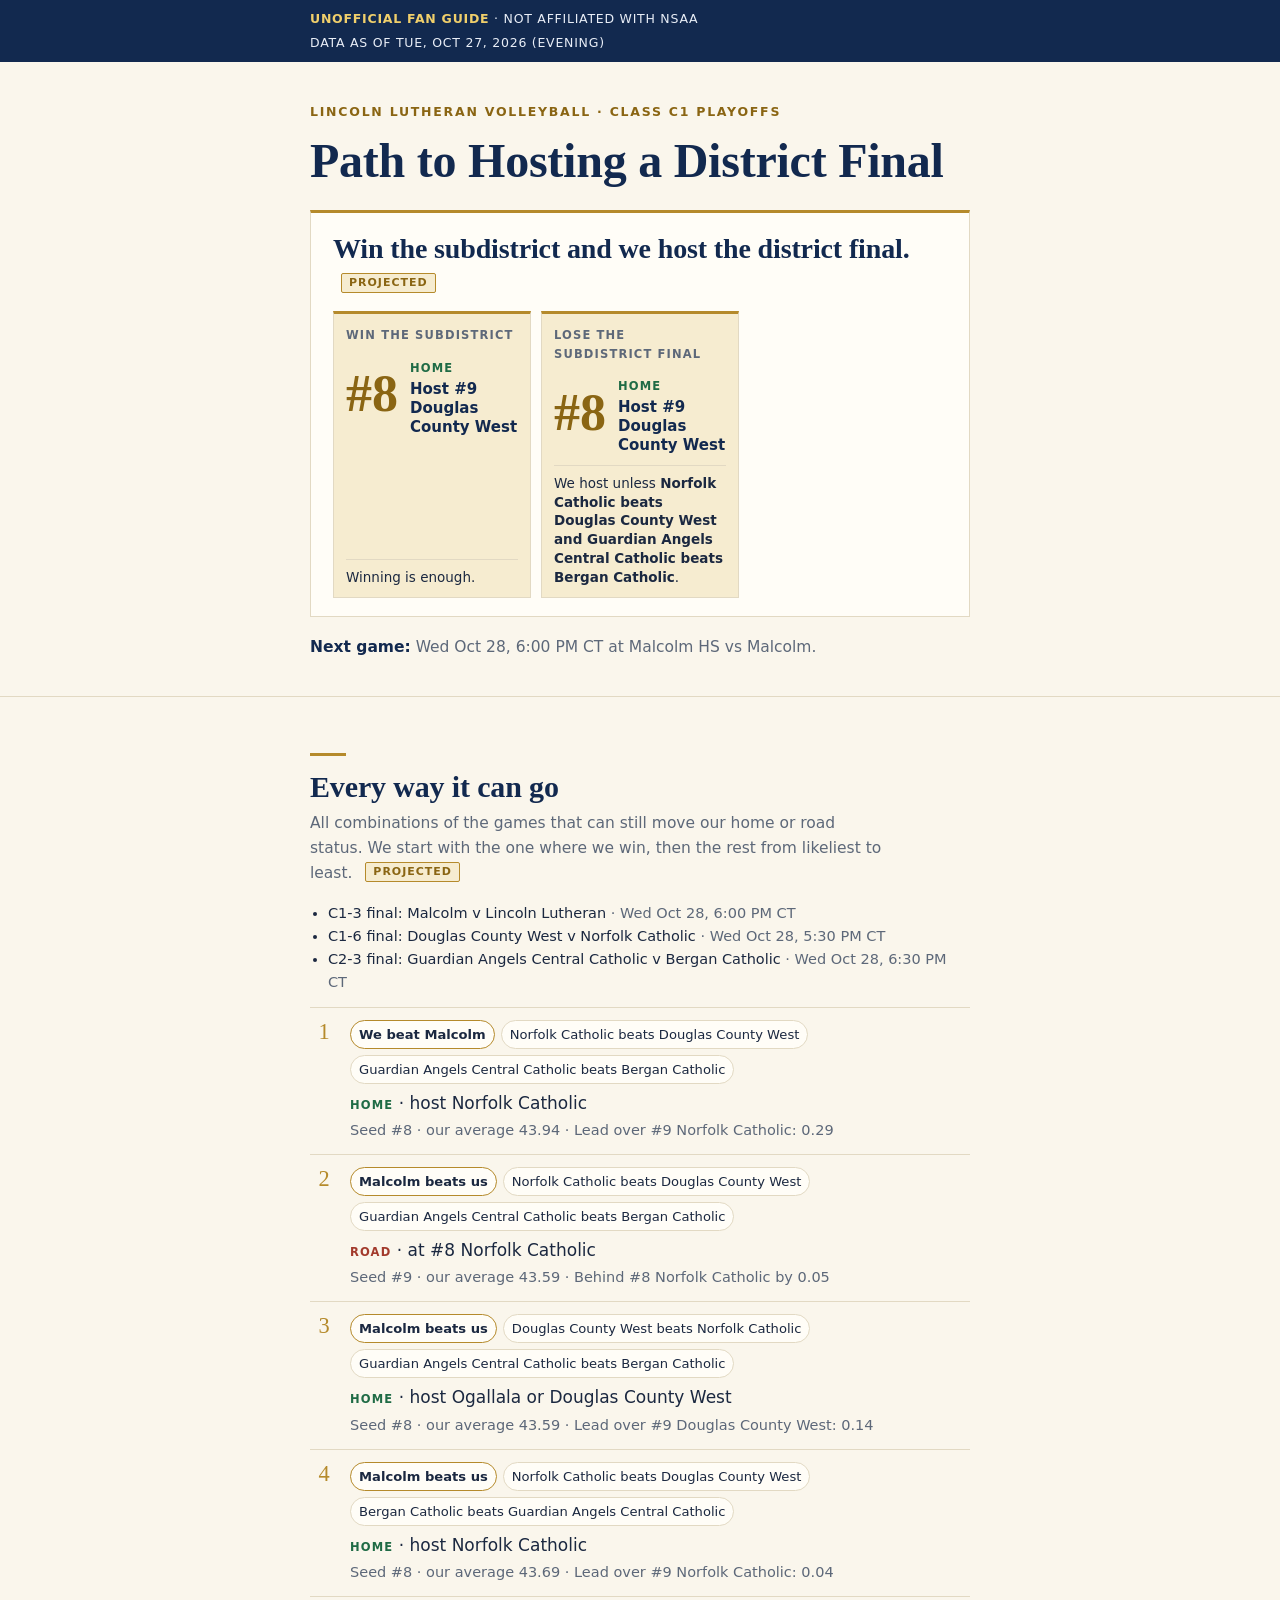
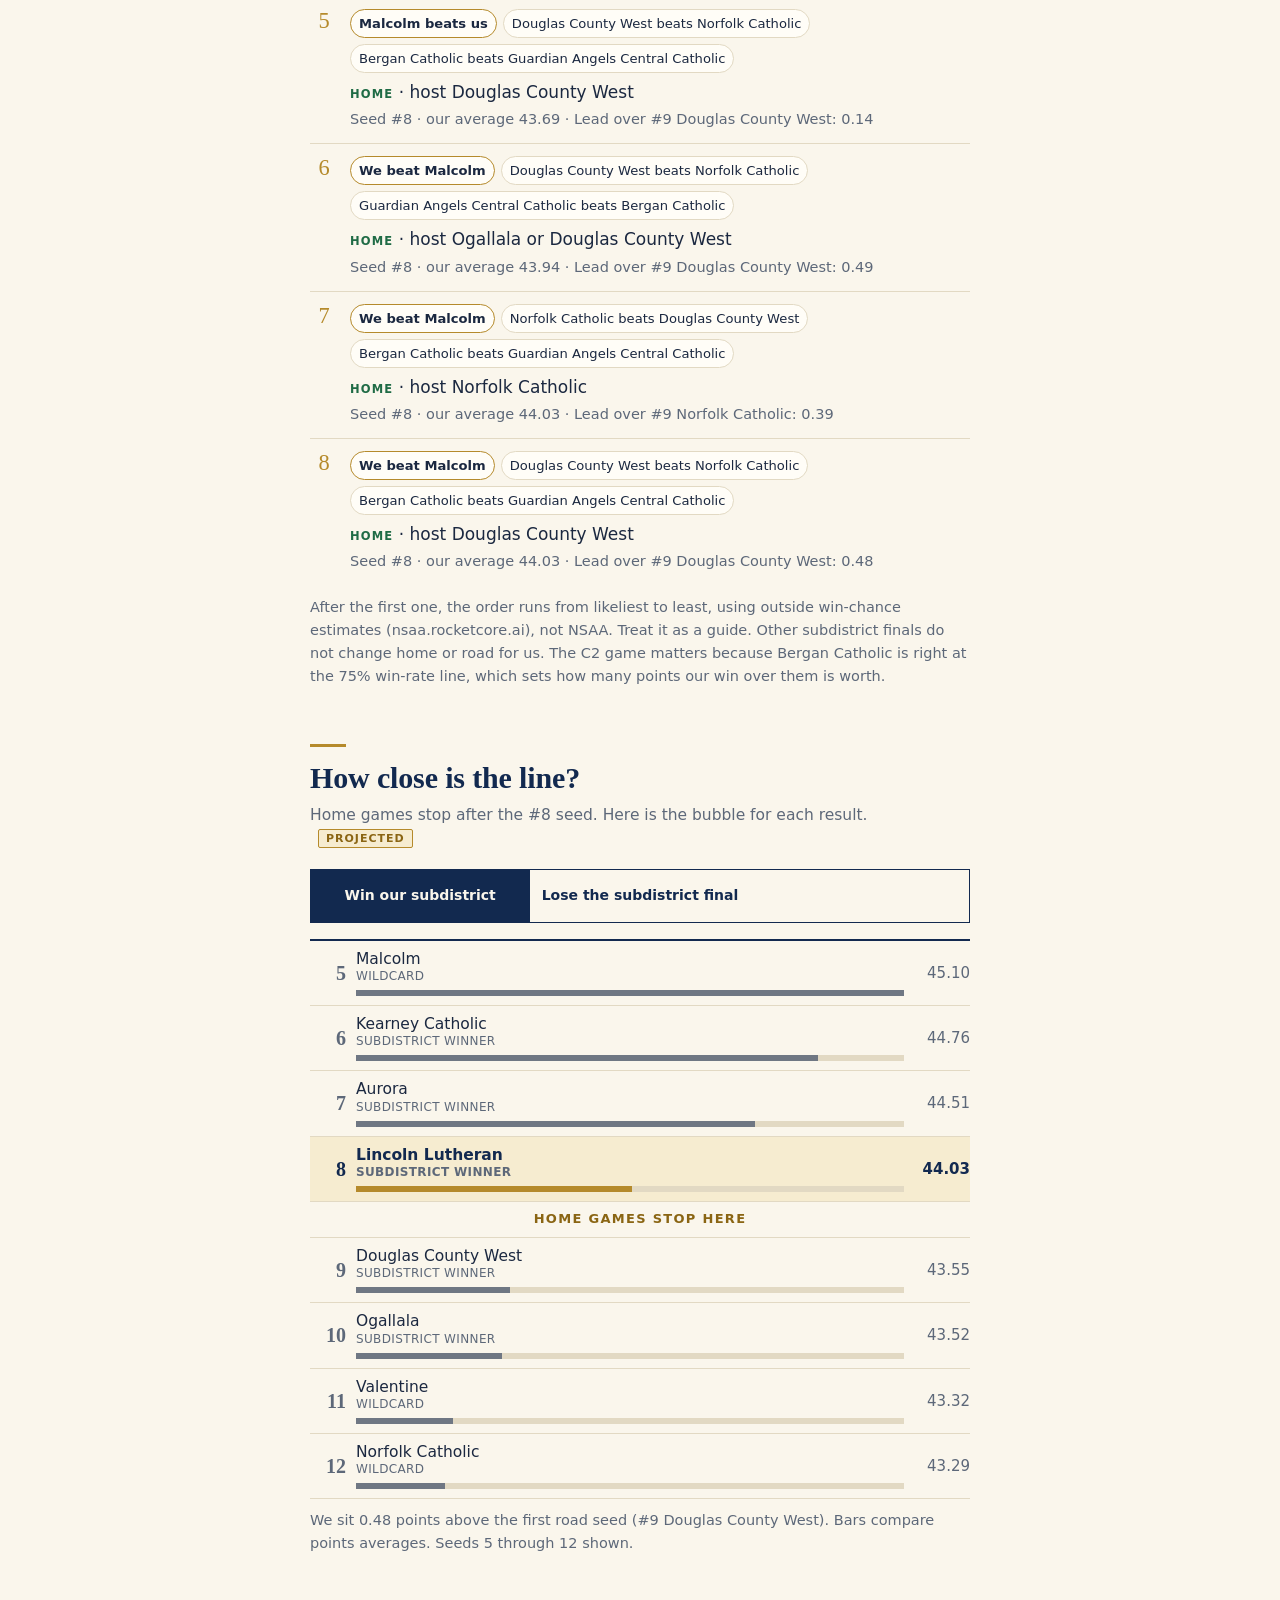
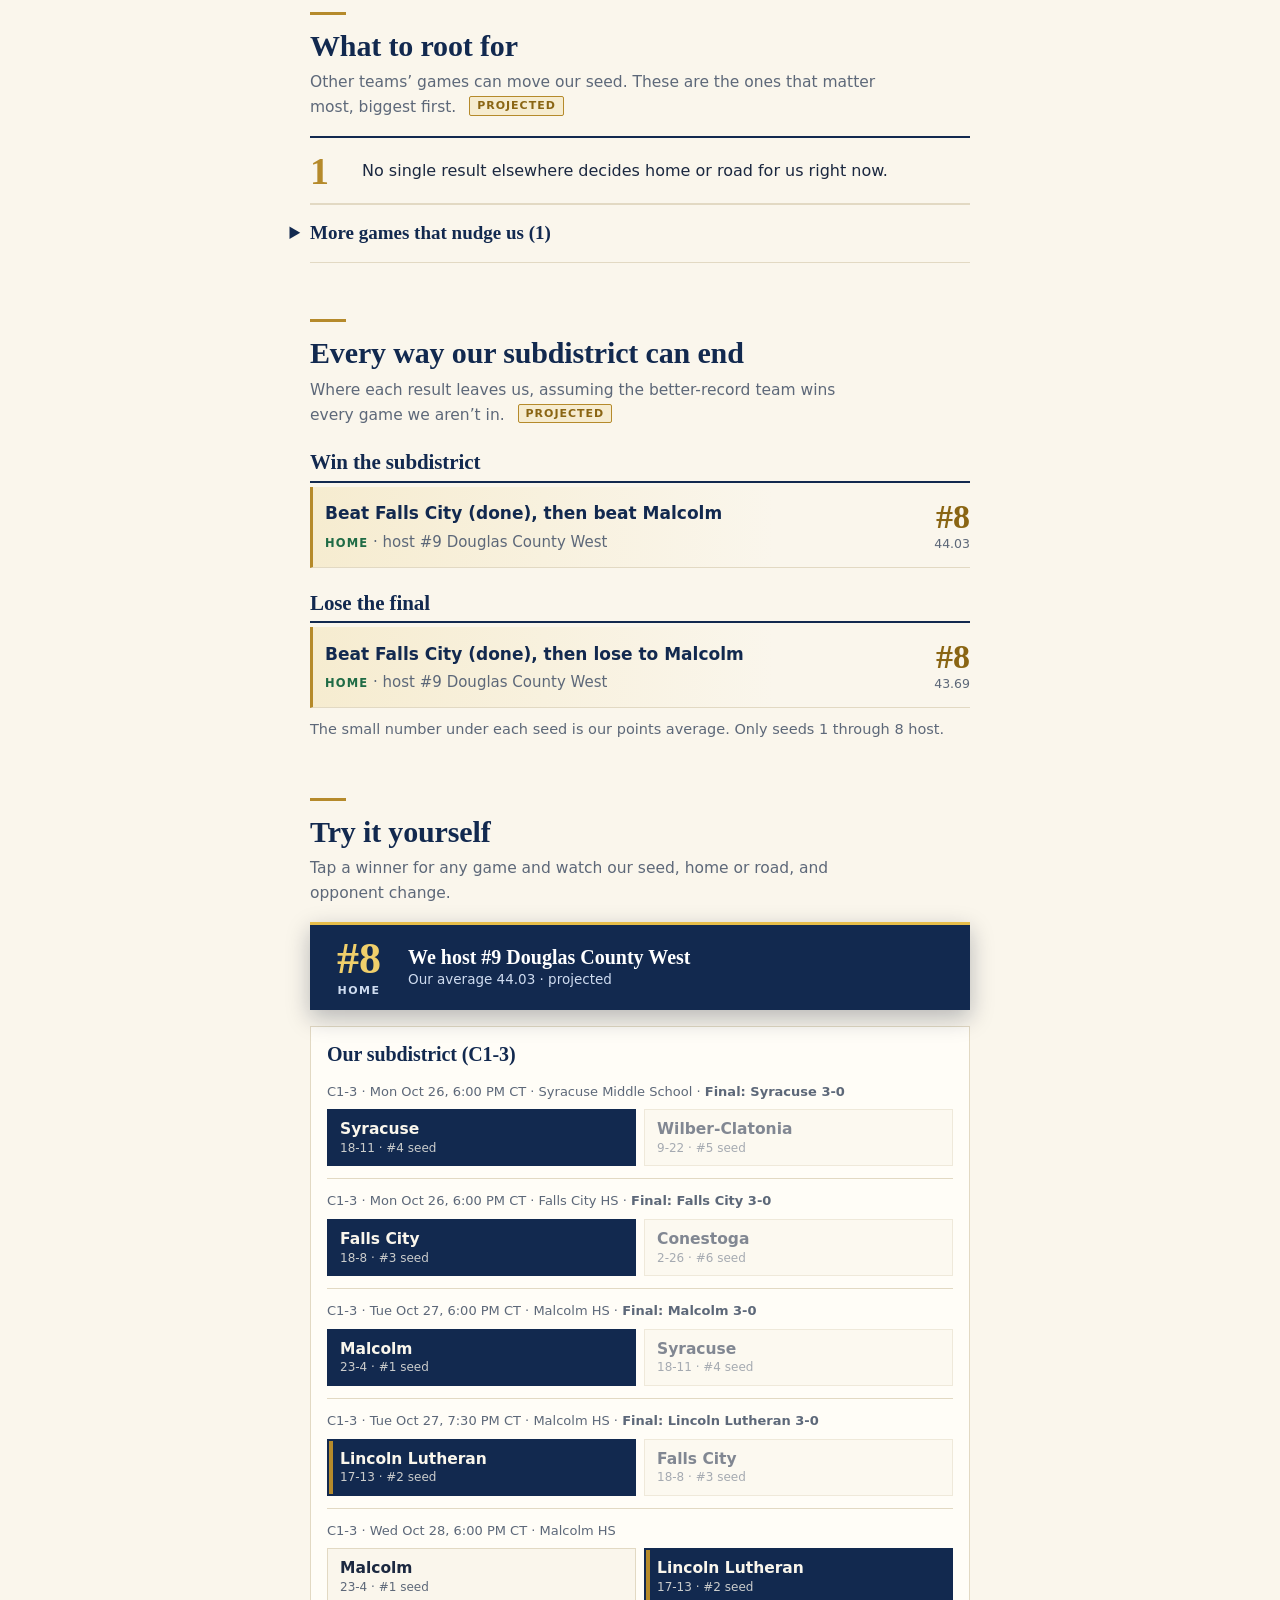
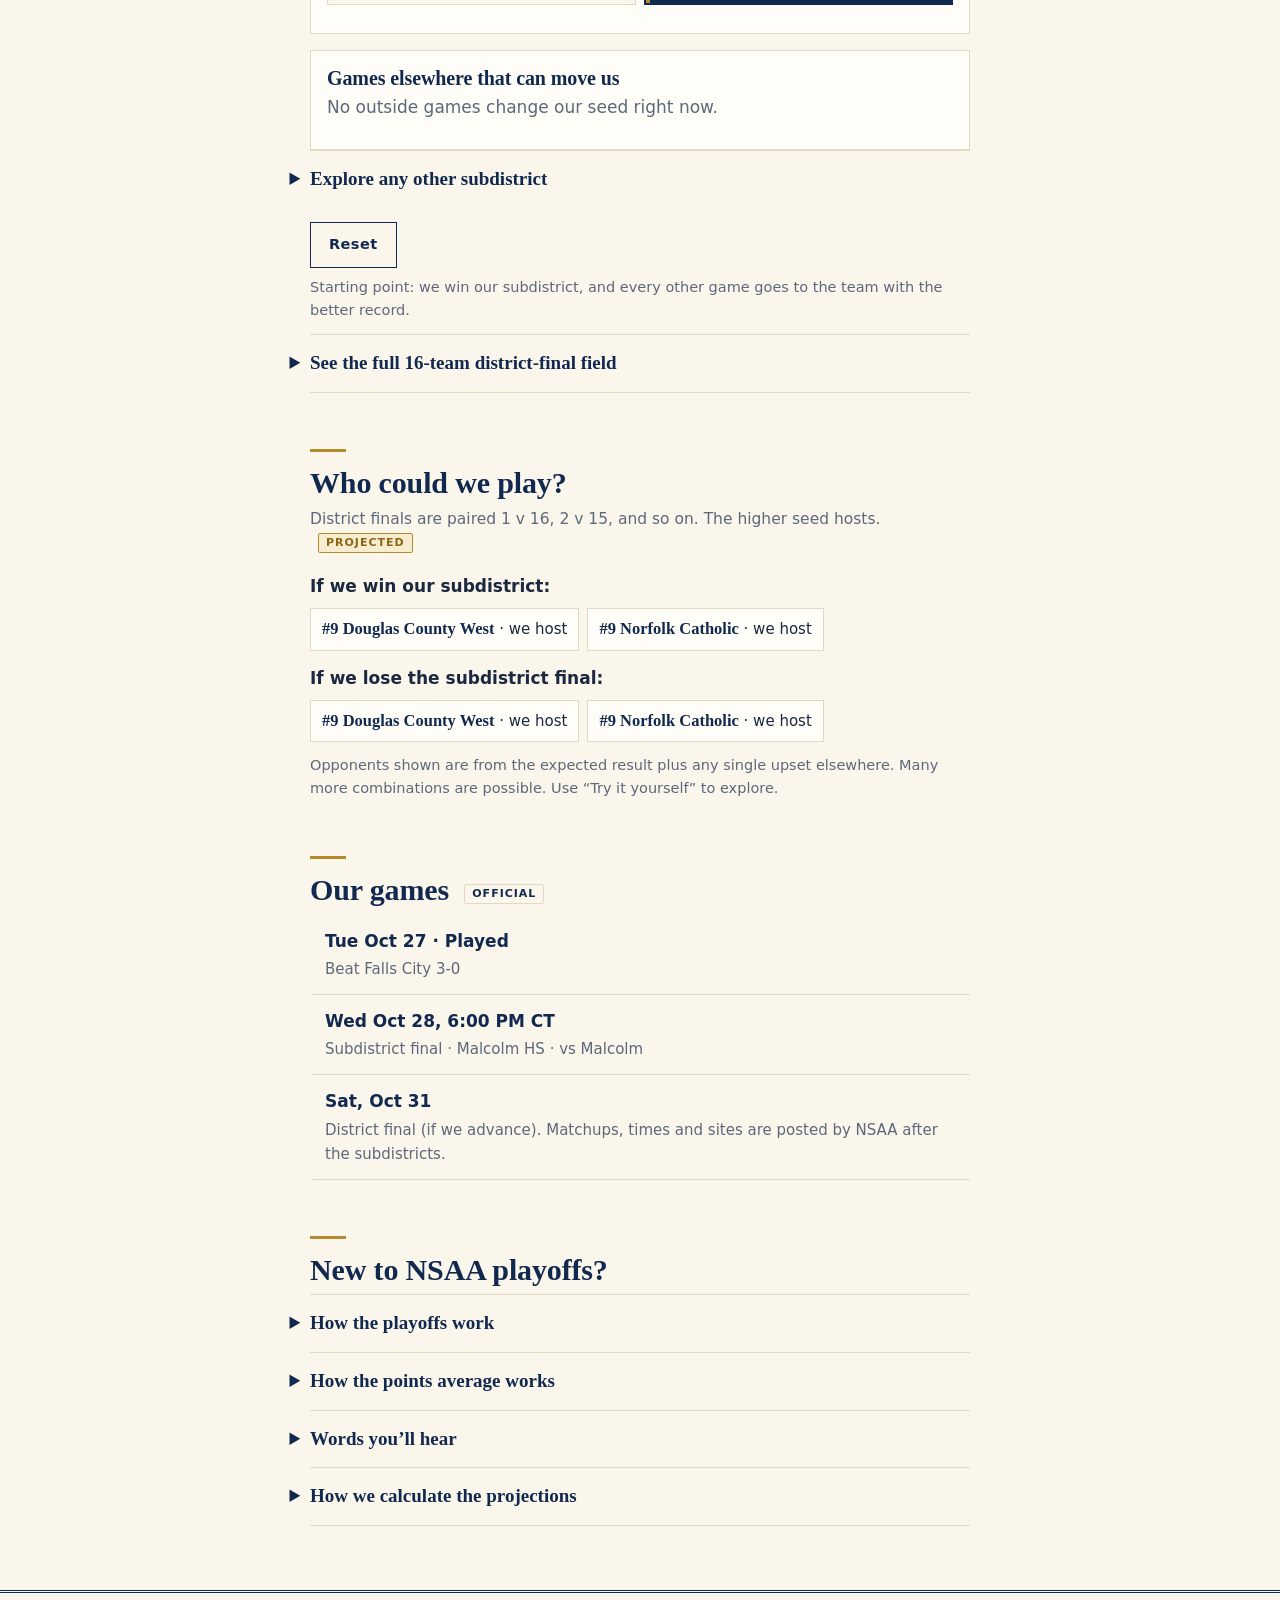
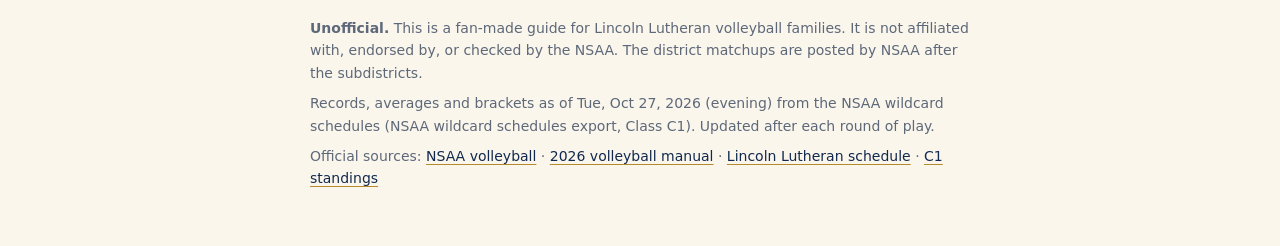
<file: index.html>
<!doctype html>
<html lang="en">
<head>
<meta charset="utf-8">
<meta name="viewport" content="width=device-width, initial-scale=1, viewport-fit=cover">
<meta name="robots" content="noindex, nofollow">
<title>Lincoln Lutheran Volleyball: Playoff Guide</title>
<meta name="description" content="What has to happen for Lincoln Lutheran volleyball to host the C1 district final, who we could play, and what to root for. Unofficial fan guide.">
<meta property="og:title" content="Lincoln Lutheran Volleyball: Playoff Guide">
<meta property="og:description" content="What has to happen, who we could play, and what to root for. Unofficial fan guide, not affiliated with NSAA.">
<meta name="theme-color" content="#12294f">
<link rel="stylesheet" href="styles.css">
</head>
<body>

<div class="banner" role="note">
  <div class="wrap">
    <span><b>Unofficial fan guide</b> &middot; Not affiliated with NSAA</span>
    <span id="asof">Data as of &hellip;</span>
  </div>
</div>

<header class="hero">
  <div class="wrap">
    <div class="kicker">Lincoln Lutheran Volleyball &middot; Class C1 playoffs</div>
    <h1>Path to Hosting a District Final</h1>
    <div class="answer" id="answer"></div>
    <p class="next" id="next"></p>
  </div>
</header>

<main class="wrap">
  <noscript><p>This guide needs JavaScript turned on to calculate the scenarios.</p></noscript>

  <section aria-labelledby="h-scen" id="scen-sec" hidden>
    <h2 id="h-scen">Every way it can go</h2>
    <p class="sub">All combinations of the games that can still move our home or road status. We start with the one where we win, then the rest from likeliest to least. <span class="chip proj">Projected</span></p>
    <div id="scen"></div>
  </section>

  <section aria-labelledby="h-line">
    <h2 id="h-line">How close is the line?</h2>
    <p class="sub">Home games stop after the #8 seed. Here is the bubble for each result. <span class="chip proj">Projected</span></p>
    <div class="seg" id="seg" role="group" aria-label="Pick a result"></div>
    <div class="ladder" id="ladder"></div>
    <p class="small muted" id="ladder-cap" style="margin-top:10px"></p>
  </section>

  <section aria-labelledby="h-root">
    <h2 id="h-root">What to root for</h2>
    <p class="sub">Other teams&rsquo; games can move our seed. These are the ones that matter most, biggest first. <span class="chip proj">Projected</span></p>
    <div class="roots" id="roots"></div>
    <div id="more-roots"></div>
  </section>

  <section aria-labelledby="h-paths">
    <h2 id="h-paths">Every way our subdistrict can end</h2>
    <p class="sub">Where each result leaves us, assuming the better-record team wins every game we aren&rsquo;t in. <span class="chip proj">Projected</span></p>
    <div id="paths"></div>
  </section>

  <section aria-labelledby="h-try">
    <h2 id="h-try">Try it yourself</h2>
    <p class="sub">Tap a winner for any game and watch our seed, home or road, and opponent change.</p>
    <div class="result" id="result" aria-live="polite"></div>
    <div class="panel"><h3>Our subdistrict (C1-3)</h3><div id="pick-ours"></div></div>
    <div class="panel"><h3>Games elsewhere that can move us</h3><div id="pick-else"></div></div>
    <details id="all-subs-wrap"><summary>Explore any other subdistrict</summary><div id="all-subs"></div></details>
    <button class="reset" id="reset" type="button">Reset</button>
    <p class="small muted" style="margin-top:8px">Starting point: we win our subdistrict, and every other game goes to the team with the better record.</p>
    <details id="field-wrap"><summary>See the full 16-team district-final field</summary><div id="field"></div></details>
  </section>

  <section aria-labelledby="h-opp">
    <h2 id="h-opp">Who could we play?</h2>
    <p class="sub">District finals are paired 1 v 16, 2 v 15, and so on. The higher seed hosts. <span class="chip proj">Projected</span></p>
    <div id="opps"></div>
  </section>

  <section aria-labelledby="h-sched">
    <h2 id="h-sched">Our games <span class="chip off">Official</span></h2>
    <div id="sched"></div>
  </section>

  <section aria-labelledby="h-learn">
    <h2 id="h-learn">New to NSAA playoffs?</h2>
    <details>
      <summary>How the playoffs work</summary>
      <dl>
        <dt>1. Subdistrict</dt><dd>Our group of 6 teams plays a single-elimination tournament. Only the winner moves on. We&rsquo;re the #2 seed.</dd>
        <dt>2. District final</dt><dd>16 teams: the 10 subdistrict winners plus the 6 best of the teams that lost, ranked by points average. They are paired 1 v 16, 2 v 15, down to 8 v 9. The higher seed hosts. One match, win or go home.</dd>
        <dt>3. State</dt><dd>The 8 district-final winners go to state in Lincoln, Nov 4 to 7.</dd>
      </dl>
    </details>
    <details>
      <summary>How the points average works</summary>
      <p>Every match earns points, even a loss. The amount depends on the other team&rsquo;s win rate. Our average is total points divided by games played. Playing a bigger class adds bonus points (+2 for Class B, +3 for Class A).</p>
      <div class="scroll"><table class="tbl"><thead><tr><th>Other team&rsquo;s win rate</th><th>Win</th><th>Loss</th></tr></thead><tbody>
        <tr><td>75% or more</td><td>50</td><td>39</td></tr>
        <tr><td>50% to 74%</td><td>47</td><td>36</td></tr>
        <tr><td>25% to 49%</td><td>44</td><td>33</td></tr>
        <tr><td>Under 25%</td><td>41</td><td>30</td></tr>
      </tbody></table></div>
      <p class="small" style="margin-top:10px">Two surprises for parents: a win over a weak team can <em>lower</em> our average if it&rsquo;s worth less than what we already have, and points are recalculated as opponents&rsquo; records change, so our average can move even when we don&rsquo;t play. That&rsquo;s why we root for strong teams to win.</p>
    </details>
    <details>
      <summary>Words you&rsquo;ll hear</summary>
      <dl>
        <dt>Seed</dt><dd>Our rank in the 16-team district-final field, from our points average.</dd>
        <dt>Host</dt><dd>Seeds 1 through 8 play at home in the district final. Seeds 9 through 16 travel.</dd>
        <dt>Wildcard</dt><dd>A team that lost its subdistrict but is one of the 6 best by average, so it still reaches the district final.</dd>
        <dt>Official vs. projected</dt><dd>Records, averages, brackets and times come from NSAA. Seeds, home or road, and opponents are our projections until NSAA posts the district matchups.</dd>
      </dl>
    </details>
    <details>
      <summary>How we calculate the projections</summary>
      <p>Our scenario engine uses NSAA&rsquo;s published rules and your team&rsquo;s real schedule data. It re-scores every team&rsquo;s games as records change, picks the 16-team field, and seeds it by average. For games we can&rsquo;t control, it assumes the team with the better record wins, which is why we show &ldquo;what if&rdquo; results instead of odds.</p>
      <p class="small muted">Not modeled: playoff games in other classes that could change an opponent&rsquo;s record, and any NSAA tie-break details. Always check NSAA for the official word.</p>
    </details>
  </section>
</main>

<footer>
  <div class="wrap">
    <p><b>Unofficial.</b> This is a fan-made guide for Lincoln Lutheran volleyball families. It is not affiliated with, endorsed by, or checked by the NSAA. The district matchups are posted by NSAA after the subdistricts.</p>
    <p id="foot-asof"></p>
    <p>Official sources: <a href="https://nsaahome.org/volleyball/">NSAA volleyball</a> &middot; <a href="https://secure.nsaahome.org/textfile/volley/vbmanual.pdf">2026 volleyball manual</a> &middot; <a href="https://secure.nsaahome.org/wildcards/schedules/index.php?class=C1&amp;sid=78&amp;sport=vb">Lincoln Lutheran schedule</a> &middot; <a href="https://secure.nsaahome.org/nsaaforms/regions/standings.php?sport=vb&amp;class=C1">C1 standings</a></p>
  </div>
</footer>

<script src="data.js"></script>
<script src="engine.js"></script>
<script src="app.js"></script>
</body>
</html>
</file>
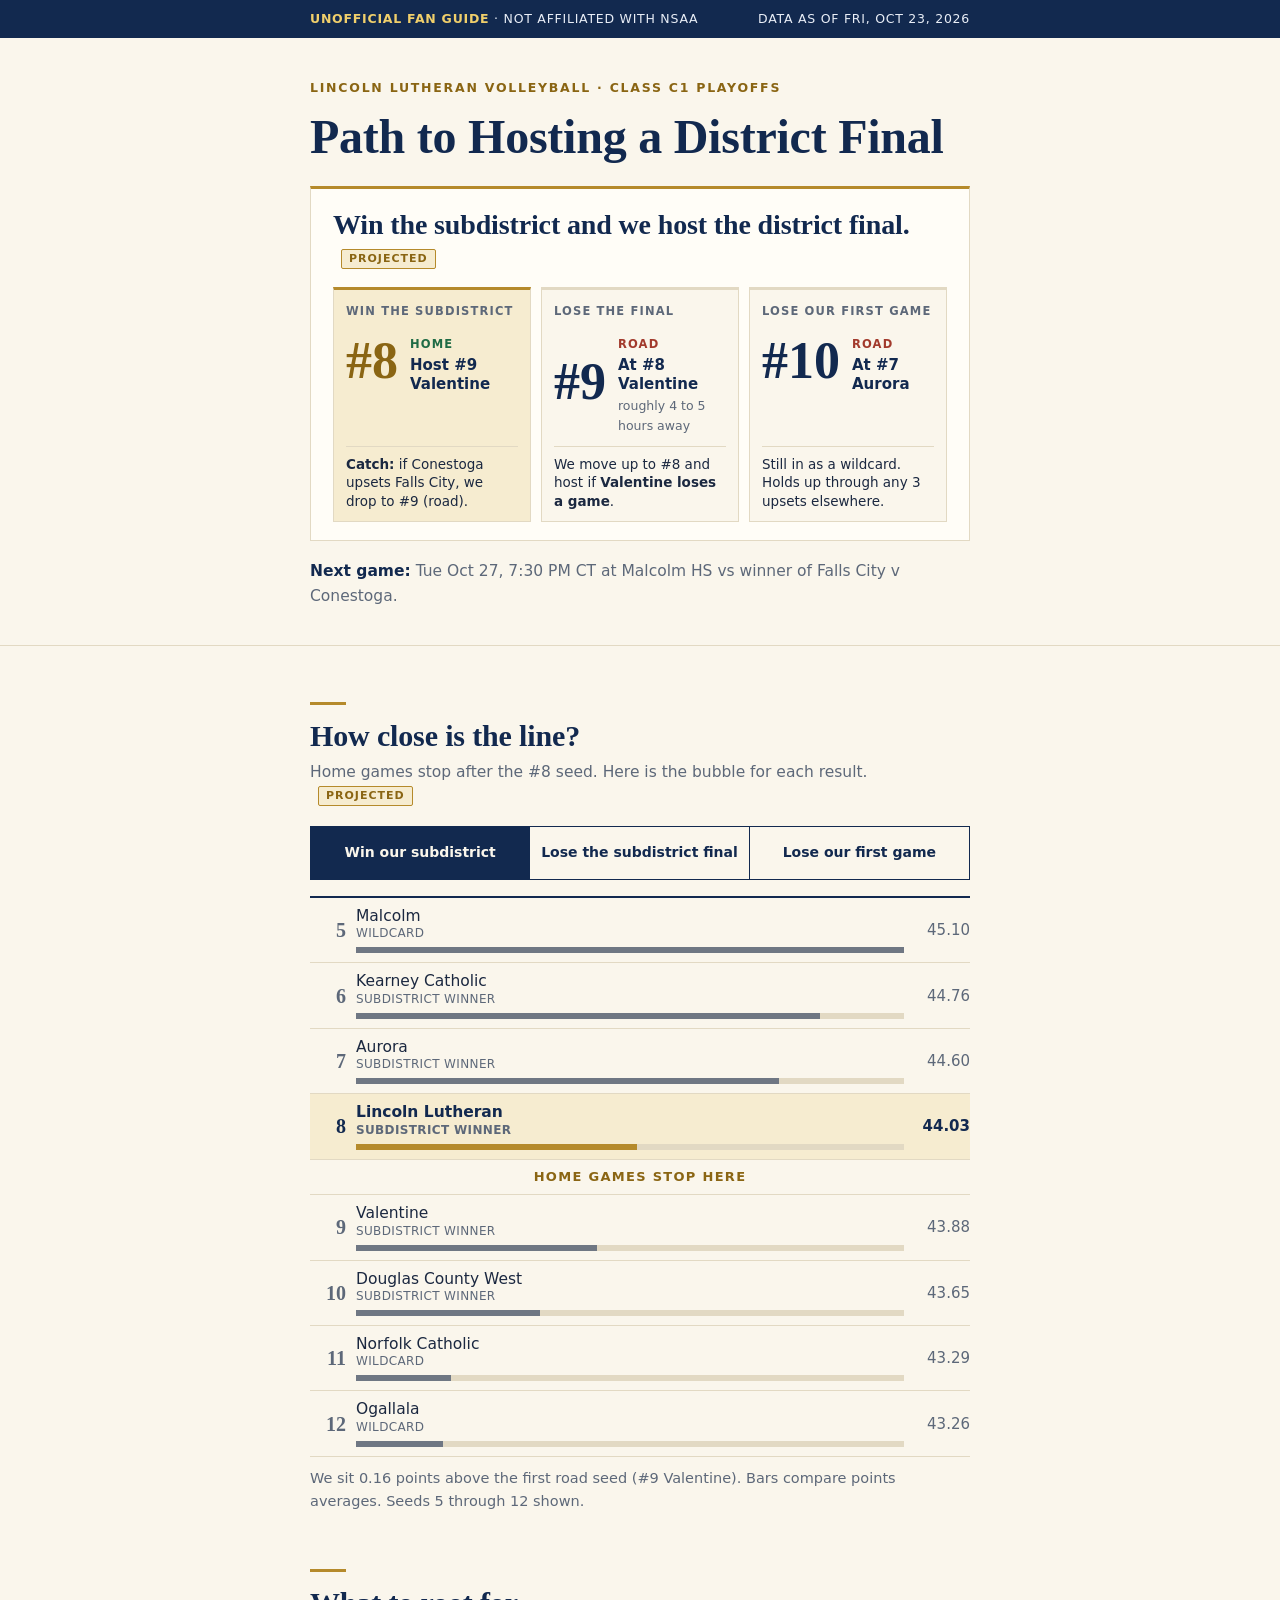
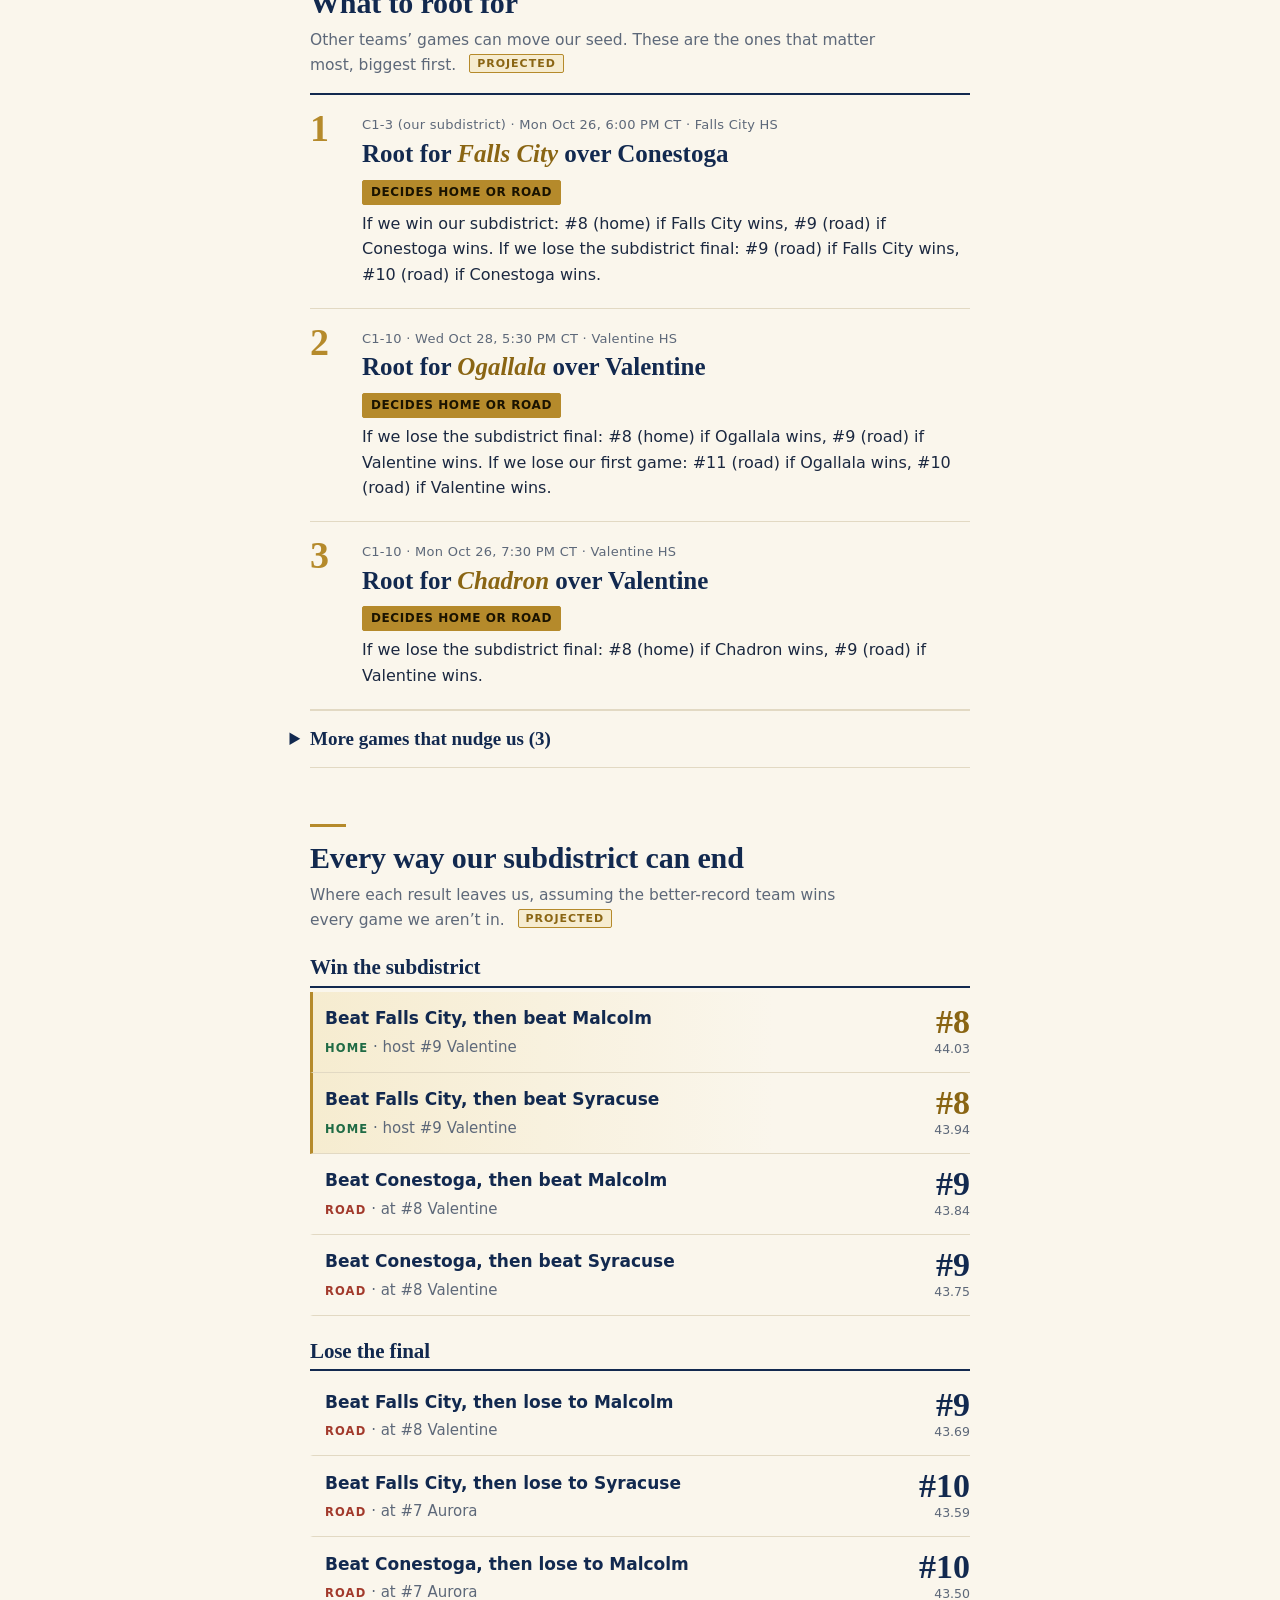
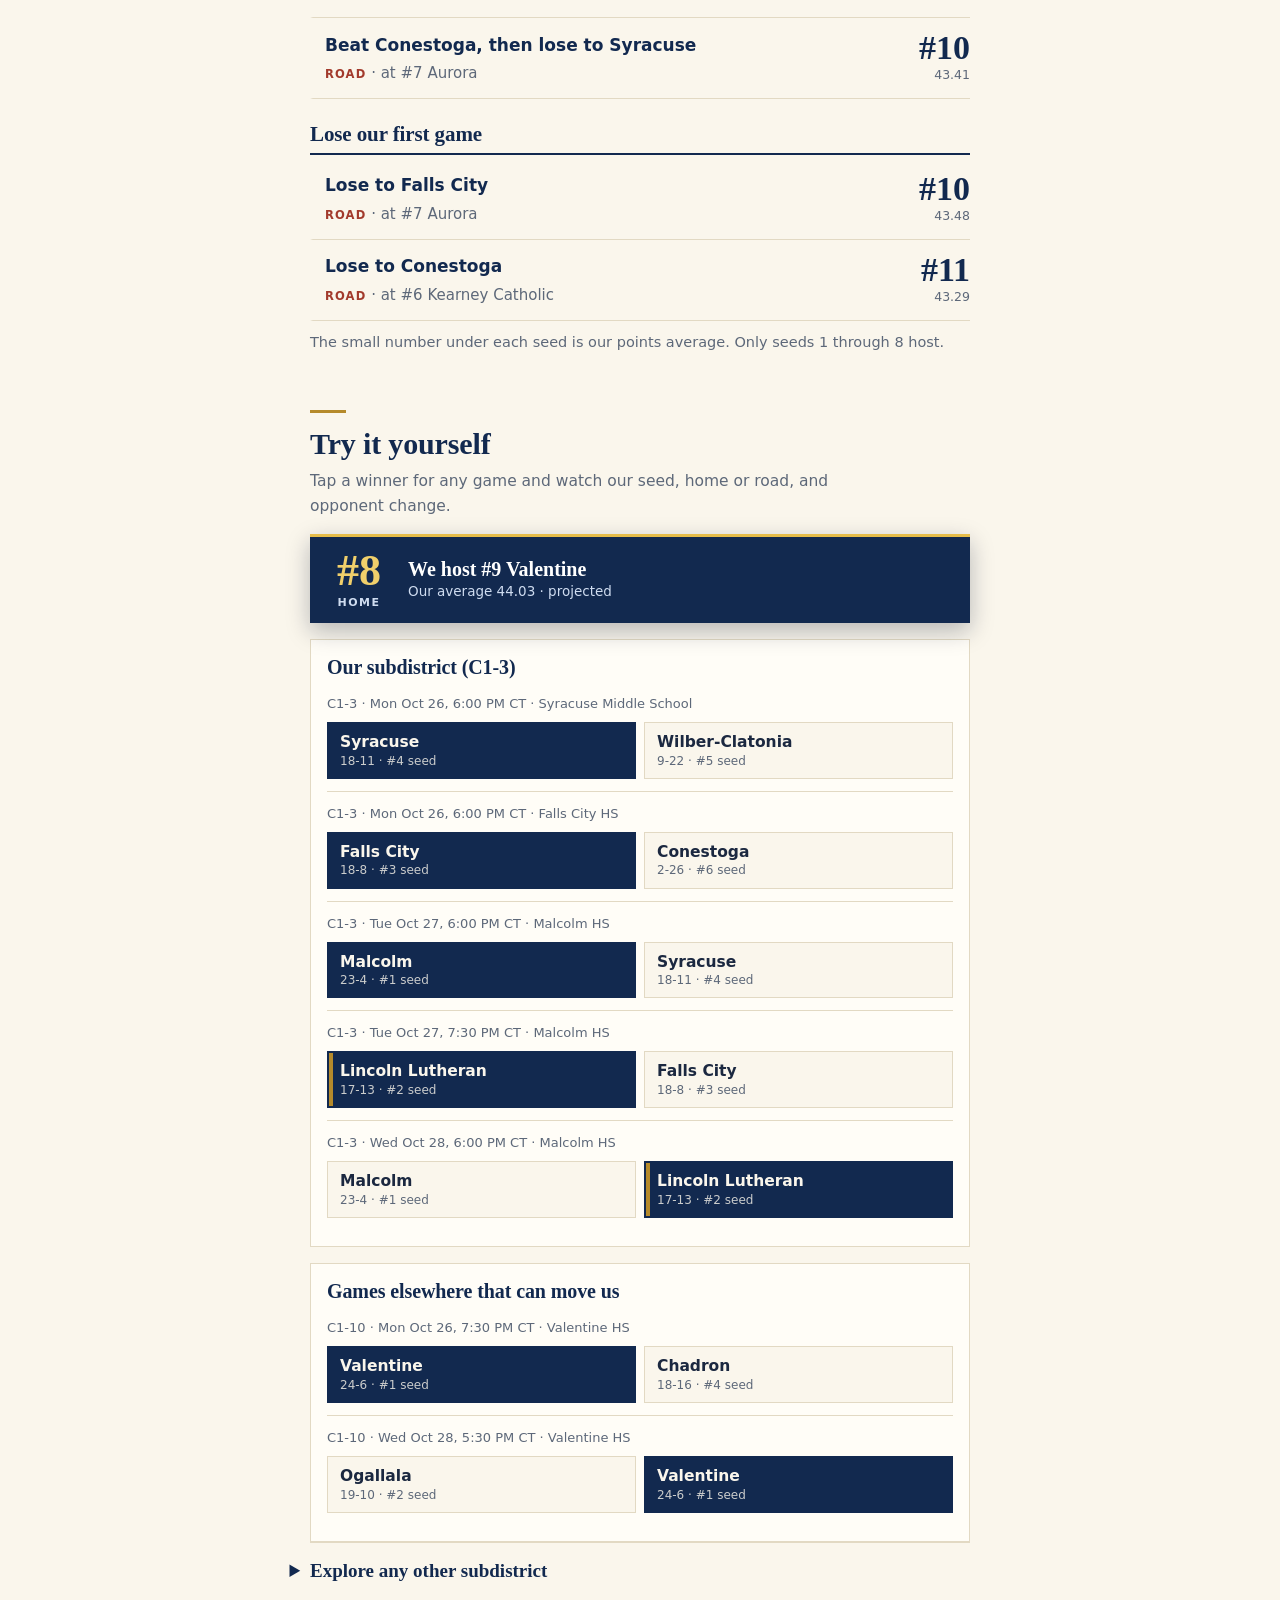
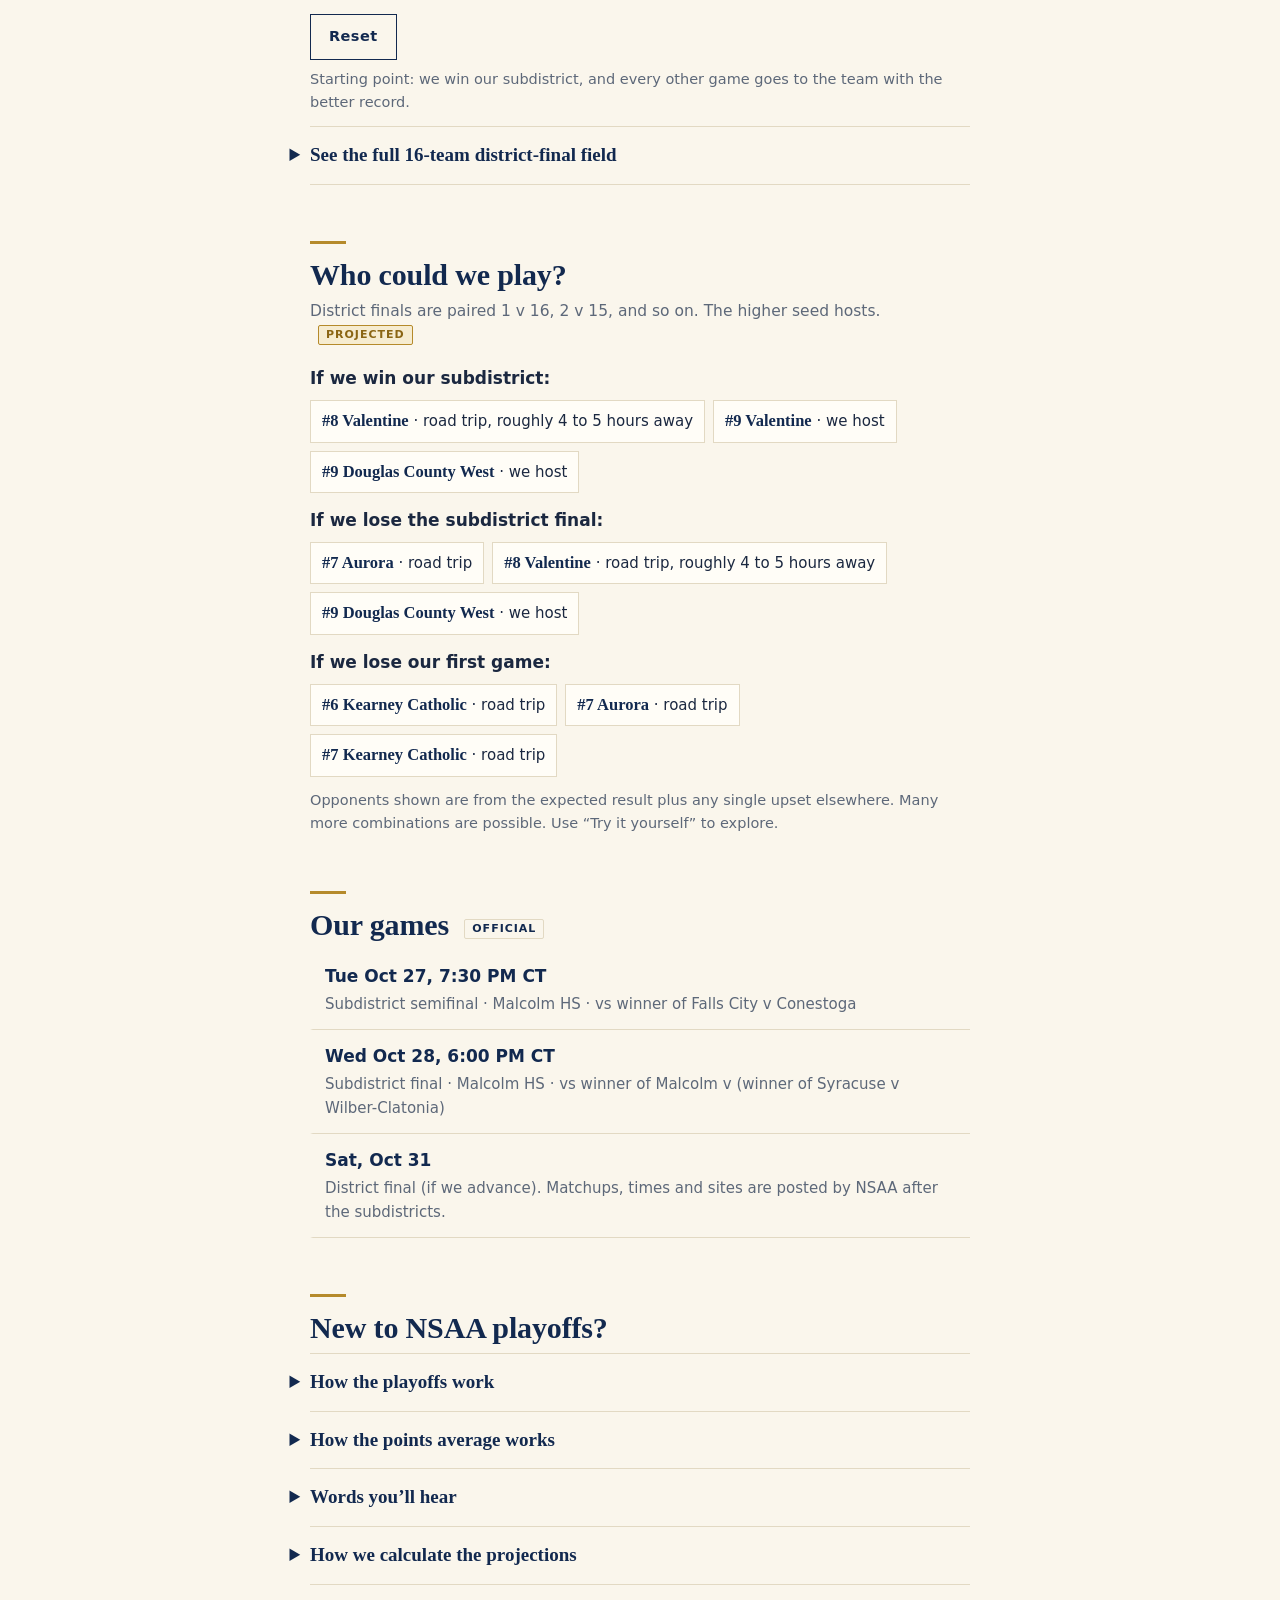
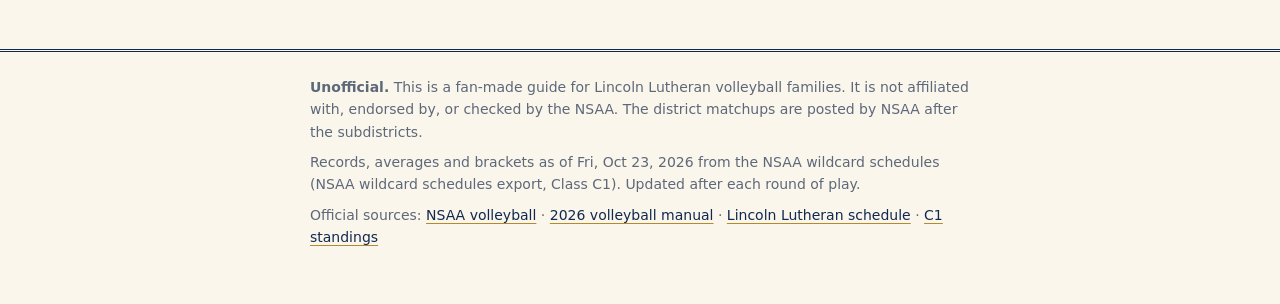
<file: lutheran-volleyball-site/index.html>
<!doctype html>
<html lang="en">
<head>
<meta charset="utf-8">
<meta name="viewport" content="width=device-width, initial-scale=1, viewport-fit=cover">
<meta name="robots" content="noindex, nofollow">
<title>Lincoln Lutheran Volleyball: Playoff Guide</title>
<meta name="description" content="What has to happen for Lincoln Lutheran volleyball to host the C1 district final, who we could play, and what to root for. Unofficial fan guide.">
<meta property="og:title" content="Lincoln Lutheran Volleyball: Playoff Guide">
<meta property="og:description" content="What has to happen, who we could play, and what to root for. Unofficial fan guide, not affiliated with NSAA.">
<meta name="theme-color" content="#12294f">
<link rel="stylesheet" href="styles.css">
</head>
<body>

<div class="banner" role="note">
  <div class="wrap">
    <span><b>Unofficial fan guide</b> &middot; Not affiliated with NSAA</span>
    <span id="asof">Data as of &hellip;</span>
  </div>
</div>

<header class="hero">
  <div class="wrap">
    <div class="kicker">Lincoln Lutheran Volleyball &middot; Class C1 playoffs</div>
    <h1>Path to Hosting a District Final</h1>
    <div class="answer" id="answer"></div>
    <p class="next" id="next"></p>
  </div>
</header>

<main class="wrap">
  <noscript><p>This guide needs JavaScript turned on to calculate the scenarios.</p></noscript>

  <section aria-labelledby="h-line">
    <h2 id="h-line">How close is the line?</h2>
    <p class="sub">Home games stop after the #8 seed. Here is the bubble for each result. <span class="chip proj">Projected</span></p>
    <div class="seg" id="seg" role="group" aria-label="Pick a result"></div>
    <div class="ladder" id="ladder"></div>
    <p class="small muted" id="ladder-cap" style="margin-top:10px"></p>
  </section>

  <section aria-labelledby="h-root">
    <h2 id="h-root">What to root for</h2>
    <p class="sub">Other teams&rsquo; games can move our seed. These are the ones that matter most, biggest first. <span class="chip proj">Projected</span></p>
    <div class="roots" id="roots"></div>
    <div id="more-roots"></div>
  </section>

  <section aria-labelledby="h-paths">
    <h2 id="h-paths">Every way our subdistrict can end</h2>
    <p class="sub">Where each result leaves us, assuming the better-record team wins every game we aren&rsquo;t in. <span class="chip proj">Projected</span></p>
    <div id="paths"></div>
  </section>

  <section aria-labelledby="h-try">
    <h2 id="h-try">Try it yourself</h2>
    <p class="sub">Tap a winner for any game and watch our seed, home or road, and opponent change.</p>
    <div class="result" id="result" aria-live="polite"></div>
    <div class="panel"><h3>Our subdistrict (C1-3)</h3><div id="pick-ours"></div></div>
    <div class="panel"><h3>Games elsewhere that can move us</h3><div id="pick-else"></div></div>
    <details id="all-subs-wrap"><summary>Explore any other subdistrict</summary><div id="all-subs"></div></details>
    <button class="reset" id="reset" type="button">Reset</button>
    <p class="small muted" style="margin-top:8px">Starting point: we win our subdistrict, and every other game goes to the team with the better record.</p>
    <details id="field-wrap"><summary>See the full 16-team district-final field</summary><div id="field"></div></details>
  </section>

  <section aria-labelledby="h-opp">
    <h2 id="h-opp">Who could we play?</h2>
    <p class="sub">District finals are paired 1 v 16, 2 v 15, and so on. The higher seed hosts. <span class="chip proj">Projected</span></p>
    <div id="opps"></div>
  </section>

  <section aria-labelledby="h-sched">
    <h2 id="h-sched">Our games <span class="chip off">Official</span></h2>
    <div id="sched"></div>
  </section>

  <section aria-labelledby="h-learn">
    <h2 id="h-learn">New to NSAA playoffs?</h2>
    <details>
      <summary>How the playoffs work</summary>
      <dl>
        <dt>1. Subdistrict</dt><dd>Our group of 6 teams plays a single-elimination tournament. Only the winner moves on. We&rsquo;re the #2 seed.</dd>
        <dt>2. District final</dt><dd>16 teams: the 10 subdistrict winners plus the 6 best of the teams that lost, ranked by points average. They are paired 1 v 16, 2 v 15, down to 8 v 9. The higher seed hosts. One match, win or go home.</dd>
        <dt>3. State</dt><dd>The 8 district-final winners go to state in Lincoln, Nov 4 to 7.</dd>
      </dl>
    </details>
    <details>
      <summary>How the points average works</summary>
      <p>Every match earns points, even a loss. The amount depends on the other team&rsquo;s win rate. Our average is total points divided by games played. Playing a bigger class adds bonus points (+2 for Class B, +3 for Class A).</p>
      <div class="scroll"><table class="tbl"><thead><tr><th>Other team&rsquo;s win rate</th><th>Win</th><th>Loss</th></tr></thead><tbody>
        <tr><td>75% or more</td><td>50</td><td>39</td></tr>
        <tr><td>50% to 74%</td><td>47</td><td>36</td></tr>
        <tr><td>25% to 49%</td><td>44</td><td>33</td></tr>
        <tr><td>Under 25%</td><td>41</td><td>30</td></tr>
      </tbody></table></div>
      <p class="small" style="margin-top:10px">Two surprises for parents: a win over a weak team can <em>lower</em> our average if it&rsquo;s worth less than what we already have, and points are recalculated as opponents&rsquo; records change, so our average can move even when we don&rsquo;t play. That&rsquo;s why we root for strong teams to win.</p>
    </details>
    <details>
      <summary>Words you&rsquo;ll hear</summary>
      <dl>
        <dt>Seed</dt><dd>Our rank in the 16-team district-final field, from our points average.</dd>
        <dt>Host</dt><dd>Seeds 1 through 8 play at home in the district final. Seeds 9 through 16 travel.</dd>
        <dt>Wildcard</dt><dd>A team that lost its subdistrict but is one of the 6 best by average, so it still reaches the district final.</dd>
        <dt>Official vs. projected</dt><dd>Records, averages, brackets and times come from NSAA. Seeds, home or road, and opponents are our projections until NSAA posts the district matchups.</dd>
      </dl>
    </details>
    <details>
      <summary>How we calculate the projections</summary>
      <p>Our scenario engine uses NSAA&rsquo;s published rules and your team&rsquo;s real schedule data. It re-scores every team&rsquo;s games as records change, picks the 16-team field, and seeds it by average. For games we can&rsquo;t control, it assumes the team with the better record wins, which is why we show &ldquo;what if&rdquo; results instead of odds.</p>
      <p class="small muted">Not modeled: playoff games in other classes that could change an opponent&rsquo;s record, and any NSAA tie-break details. Always check NSAA for the official word.</p>
    </details>
  </section>
</main>

<footer>
  <div class="wrap">
    <p><b>Unofficial.</b> This is a fan-made guide for Lincoln Lutheran volleyball families. It is not affiliated with, endorsed by, or checked by the NSAA. The district matchups are posted by NSAA after the subdistricts.</p>
    <p id="foot-asof"></p>
    <p>Official sources: <a href="https://nsaahome.org/volleyball/">NSAA volleyball</a> &middot; <a href="https://secure.nsaahome.org/textfile/volley/vbmanual.pdf">2026 volleyball manual</a> &middot; <a href="https://secure.nsaahome.org/wildcards/schedules/index.php?class=C1&amp;sid=78&amp;sport=vb">Lincoln Lutheran schedule</a> &middot; <a href="https://secure.nsaahome.org/nsaaforms/regions/standings.php?sport=vb&amp;class=C1">C1 standings</a></p>
  </div>
</footer>

<script src="data.js"></script>
<script src="engine.js"></script>
<script src="app.js"></script>
</body>
</html>
</file>
<file: styles.css>
/* Lincoln Lutheran Playoff Guide: editorial navy, cream and gold.
   System fonts only (no external requests). */
:root {
  --serif: "Iowan Old Style", "Palatino Linotype", Palatino, "Book Antiqua", Charter, Georgia, serif;
  --sans: system-ui, -apple-system, "Segoe UI", Roboto, "Helvetica Neue", Arial, sans-serif;
  --paper: #faf6ec;
  --panel: #fffdf7;
  --ink: #1b2840;
  --head: #12294f;
  --muted: #5d6879;
  --line: #e2d9c3;
  --rule: #12294f;
  --gold: #b58a2b;
  --gold-text: #8a6513;
  --gold-soft: #f6ecd0;
  --good: #1f6b45;
  --bad: #a23a2c;
  --strip: #12294f;
  --focus: #1f6feb;
  color-scheme: light;
}
@media (prefers-color-scheme: dark) {
  :root:not([data-theme="light"]) {
    --paper: #0b1a33; --panel: #112447; --ink: #e9eef7; --head: #f6f1e0; --muted: #a5b3c9; --line: #25406b;
    --rule: #e6bd4a; --gold: #e6bd4a; --gold-text: #e6bd4a; --gold-soft: #2f2711; --good: #74c9a0; --bad: #f0968a;
    --strip: #0e2142; --focus: #7db4ff; color-scheme: dark;
  }
}
* { box-sizing: border-box; }
html { -webkit-text-size-adjust: 100%; scroll-behavior: smooth; }
@media (prefers-reduced-motion: reduce) { html { scroll-behavior: auto; } * { transition: none !important; } }
body { margin: 0; background: var(--paper); color: var(--ink); font: 17px/1.6 var(--sans); padding-bottom: env(safe-area-inset-bottom, 0); }
:focus-visible { outline: 3px solid var(--focus); outline-offset: 2px; }
.wrap { max-width: 700px; margin: 0 auto; padding: 0 20px; }
h1, h2, h3, .cond { font-family: var(--serif); font-weight: 600; color: var(--head); letter-spacing: -0.005em; line-height: 1.12; margin: 0; }
h1 { font-size: clamp(34px, 8vw, 48px); }
h2 { font-size: 30px; margin: 56px 0 8px; }
h3 { font-size: 20px; margin: 0 0 4px; }
p { margin: 0 0 12px; }
a { color: var(--head); text-decoration-color: var(--gold); text-underline-offset: 3px; }
.muted { color: var(--muted); }
.small { font-size: 14.5px; }
.sub { color: var(--muted); font-size: 15.5px; margin: 0 0 16px; max-width: 58ch; }
h2::before { content: ""; display: block; width: 36px; height: 3px; background: var(--gold); margin-bottom: 14px; }

/* top strip */
.banner { background: var(--strip); color: #e9eef7; font-size: 12.5px; letter-spacing: .06em; text-transform: uppercase; }
.banner .wrap { padding-top: 9px; padding-bottom: 9px; display: flex; gap: 4px 16px; flex-wrap: wrap; justify-content: space-between; }
.banner b { color: #f0cf6b; font-weight: 700; }

/* hero */
.hero { padding: 40px 0 36px; border-bottom: 1px solid var(--line); }
.kicker { color: var(--gold-text); font-weight: 700; font-size: 12.5px; letter-spacing: .14em; text-transform: uppercase; margin-bottom: 12px; }
.hero h1 { margin-bottom: 22px; }
.answer { background: var(--panel); border: 1px solid var(--line); border-top: 3px solid var(--gold); padding: 20px 22px 18px; }
.answer .big { font-size: 28px; margin-bottom: 14px; }
.answer ul { margin: 0; padding: 0; list-style: none; }
.answer li { padding: 12px 0 12px 18px; border-top: 1px solid var(--line); position: relative; }
.answer li::before { content: ""; position: absolute; left: 0; top: 22px; width: 6px; height: 6px; background: var(--gold); transform: rotate(45deg); }
/* result tiles */
.answer .big { margin-bottom: 4px; }
.tiles { display: grid; grid-template-columns: repeat(3, 1fr); gap: 10px; margin-top: 16px; }
.tile { border: 1px solid var(--line); border-top: 3px solid var(--line); background: var(--paper); padding: 12px 12px 10px; display: flex; flex-direction: column; }
.tile.home { border-top-color: var(--gold); background: var(--gold-soft); }
.tl { font-size: 11.5px; font-weight: 700; letter-spacing: .1em; text-transform: uppercase; color: var(--muted); }
.trow { display: flex; align-items: center; gap: 12px; margin: 8px 0 10px; }
.tn { font: 600 52px/0.9 var(--serif); color: var(--head); font-variant-numeric: lining-nums; }
.tile.home .tn { color: var(--gold-text); }
.tside { min-width: 0; }
.tw { font-weight: 600; font-size: 15px; line-height: 1.25; color: var(--head); }
.tm { font-size: 12.5px; color: var(--muted); margin-top: 2px; }
.tx { font-size: 13.5px; line-height: 1.4; color: var(--ink); border-top: 1px solid var(--line); padding-top: 8px; margin-top: auto; }
@media (max-width: 600px) {
  .tiles { grid-template-columns: 1fr; }
  .tn { font-size: 46px; min-width: 70px; }
  .tw { font-size: 16px; }
}
.next { margin: 18px 0 0; font-size: 15.5px; color: var(--muted); }
.next b { color: var(--head); }

/* chips and tags */
.chip { display: inline-block; font: 700 11px/1.6 var(--sans); letter-spacing: .09em; text-transform: uppercase; padding: 0 7px; margin-left: 8px; vertical-align: 3px; border: 1px solid; border-radius: 2px; }
.chip.proj { color: var(--gold-text); border-color: var(--gold); background: var(--gold-soft); }
.chip.off { color: var(--head); border-color: var(--line); background: transparent; }
.tag { display: inline-block; font-size: 12px; font-weight: 700; letter-spacing: .05em; text-transform: uppercase; padding: 2px 8px; margin: 0 6px 6px 0; border: 1px solid var(--line); color: var(--muted); border-radius: 2px; }
.tag.host { background: var(--gold); border-color: var(--gold); color: #1a1300; }
.tag.mid { border-color: var(--head); color: var(--head); }

/* rooting list (numbered) */
.roots { counter-reset: r; border-top: 2px solid var(--rule); }
.root { counter-increment: r; padding: 20px 0 20px 52px; border-bottom: 1px solid var(--line); position: relative; }
.root::before { content: counter(r); position: absolute; left: 0; top: 14px; font: 600 38px/1 var(--serif); color: var(--gold); width: 40px; text-align: left; }
details .root::before { content: ""; }
details .root { padding-left: 0; counter-increment: none; }
.root .when { font-size: 13px; color: var(--muted); letter-spacing: .02em; }
.root .pick { font: 600 25px/1.18 var(--serif); color: var(--head); margin: 3px 0 8px; }
.root .pick em { font-style: italic; color: var(--gold-text); }
.root .why { font-size: 16px; margin: 0; color: var(--ink); }

/* scoreboard-style scenario table */
.group { margin-top: 24px; }
.group h3 { display: flex; justify-content: space-between; align-items: baseline; gap: 8px; padding-bottom: 6px; border-bottom: 2px solid var(--rule); font-size: 21px; }
.row { display: grid; grid-template-columns: 1fr auto; gap: 2px 14px; padding: 13px 0 13px 12px; border-bottom: 1px solid var(--line); align-items: center; border-left: 3px solid transparent; }
.row.host { border-left-color: var(--gold); background: linear-gradient(90deg, var(--gold-soft), transparent 70%); }
.row .how { font-weight: 600; color: var(--head); }
.row .res { font-size: 15px; color: var(--muted); grid-column: 1; }
.row .seedbox { grid-column: 2; grid-row: 1 / span 2; text-align: right; min-width: 70px; }
.seedbox .n { font: 600 34px/1 var(--serif); color: var(--head); font-variant-numeric: lining-nums; }
.row.host .seedbox .n { color: var(--gold-text); }
.seedbox .a { font-size: 12.5px; color: var(--muted); font-variant-numeric: tabular-nums; }
.hr { font-weight: 800; font-size: 11.5px; letter-spacing: .1em; text-transform: uppercase; }
.hr.home { color: var(--good); } .hr.road { color: var(--bad); }

/* the bubble: points ladder */
.seg { display: grid; grid-template-columns: repeat(3, 1fr); margin: 4px 0 16px; border: 1px solid var(--head); width: 100%; }
.seg button { font: 600 14px/1.25 var(--sans); padding: 10px 8px; min-height: 52px; border: 0; border-right: 1px solid var(--head); background: transparent; color: var(--head); cursor: pointer; text-align: center; }
@media (max-width: 420px) { .seg button { font-size: 13px; padding: 8px 4px; } }
.seg button:last-child { border-right: 0; }
.seg button[aria-pressed="true"] { background: var(--head); color: var(--paper); }
.ladder { border-top: 2px solid var(--rule); }
.lrow { display: grid; grid-template-columns: 36px 1fr 56px; gap: 10px; align-items: center; padding: 9px 0; border-bottom: 1px solid var(--line); }
.lrow .s { font: 600 20px/1 var(--serif); color: var(--muted); text-align: right; }
.lrow .t { font-size: 15.5px; line-height: 1.25; }
.lrow .t small { display: block; font-size: 12px; color: var(--muted); letter-spacing: .03em; text-transform: uppercase; }
.lrow .bar { height: 6px; background: var(--line); margin-top: 6px; position: relative; }
.lrow .bar i { position: absolute; left: 0; top: 0; bottom: 0; background: var(--head); opacity: .55; }
.lrow .v { text-align: right; font-size: 15px; font-variant-numeric: tabular-nums; color: var(--muted); }
.lrow.us { background: var(--gold-soft); }
.lrow.us .s, .lrow.us .t, .lrow.us .v { color: var(--head); font-weight: 700; }
.lrow.us .bar i { background: var(--gold); opacity: 1; }
.lrow.cut { border-bottom: 2px dashed var(--gold); }
.lcap { font-size: 13px; color: var(--gold-text); text-align: center; letter-spacing: .1em; text-transform: uppercase; font-weight: 700; padding: 7px 0; border-bottom: 1px solid var(--line); }

/* scoreboard result strip (picker) */
.panel { background: var(--panel); border: 1px solid var(--line); padding: 16px; margin-top: 16px; }
.result { position: sticky; top: 8px; z-index: 5; background: var(--strip); color: #fff; padding: 12px 16px; display: grid; grid-template-columns: auto 1fr; gap: 16px; align-items: center; border-top: 3px solid #e6bd4a; box-shadow: 0 8px 22px rgba(10, 20, 45, .28); }
.result .n { font: 600 44px/1 var(--serif); color: #f0cf6b; text-align: center; min-width: 66px; }
.result .n small { display: block; font: 700 11px/1.4 var(--sans); letter-spacing: .14em; color: #cfdcf0; margin-top: 2px; }
.result .t { font: 600 20px/1.2 var(--serif); }
.result .s { font-size: 13.5px; color: #cfdcf0; }
.game { padding: 12px 0; border-bottom: 1px solid var(--line); }
.game:last-child { border-bottom: 0; }
.game .meta { font-size: 13px; color: var(--muted); margin-bottom: 7px; }
.pickrow { display: grid; grid-template-columns: 1fr 1fr; gap: 8px; }
button.team { font: 600 15.5px/1.2 var(--sans); text-align: left; padding: 10px 12px; min-height: 52px; border: 1px solid var(--line); background: var(--paper); color: var(--ink); cursor: pointer; }
button.team small { display: block; font-weight: 500; font-size: 12px; color: var(--muted); margin-top: 2px; }
button.team[aria-pressed="true"] { border: 2px solid var(--head); background: var(--head); color: var(--paper); padding: 9px 11px; }
button.team[aria-pressed="true"] small { color: inherit; opacity: .8; }
button.team.us { box-shadow: inset 4px 0 0 var(--gold); }
button.reset { font: 700 14.5px/1 var(--sans); padding: 12px 18px; min-height: 46px; border: 1px solid var(--head); background: transparent; color: var(--head); cursor: pointer; margin-top: 14px; letter-spacing: .03em; }
.tbl { width: 100%; border-collapse: collapse; font-size: 15px; }
.tbl th, .tbl td { text-align: left; padding: 8px 10px 8px 0; border-bottom: 1px solid var(--line); vertical-align: top; }
.tbl th { color: var(--muted); font-size: 12px; letter-spacing: .08em; text-transform: uppercase; border-bottom: 2px solid var(--rule); }
.tbl tr.us td { background: var(--gold-soft); font-weight: 700; }
.scroll { overflow-x: auto; }

/* opponents */
.opps { display: flex; flex-wrap: wrap; gap: 8px; margin: 8px 0 12px; }
.opp { border: 1px solid var(--line); background: var(--panel); padding: 7px 11px; font-size: 15px; }
.opp b { color: var(--head); font-family: var(--serif); font-size: 16.5px; }

details { border-top: 1px solid var(--line); padding: 0; margin: 0; }
details:last-of-type { border-bottom: 1px solid var(--line); }
details[open] { padding-bottom: 14px; }
summary { cursor: pointer; font: 600 19px/1.3 var(--serif); color: var(--head); padding: 16px 0; min-height: 52px; list-style-position: outside; }
details h3 { margin-top: 14px; }
dl { margin: 4px 0 0; } dt { font-weight: 700; color: var(--head); margin-top: 12px; } dd { margin: 2px 0 0; }

footer { margin-top: 64px; padding: 24px 0 48px; border-top: 3px double var(--rule); color: var(--muted); font-size: 14px; }
footer p { margin-bottom: 8px; }
noscript p { background: #fff3cd; padding: 12px; margin: 16px; color: #3b2f00; }
button.team:disabled { cursor: default; }
button.team:disabled[aria-pressed="false"] { opacity: .55; }

/* every-way-it-can-go list */
.scenkey { margin: 0 0 12px; padding-left: 18px; }
.scrow { display: flex; gap: 12px; padding: 12px 0; border-top: 1px solid var(--line, rgba(18,41,79,.15)); }
.scrow .rk { flex: 0 0 28px; font-family: var(--serif, Georgia, serif); font-size: 1.4rem; line-height: 1.1; color: var(--gold, #b8893a); text-align: center; }
.scrow .sb { flex: 1; min-width: 0; }
.scrow .stag { font-size: .7rem; letter-spacing: .08em; text-transform: uppercase; font-weight: 700; color: var(--gold, #b8893a); margin-bottom: 4px; }
.scrow .picks { display: flex; flex-wrap: wrap; gap: 6px; margin-bottom: 6px; }
.scrow .pk { font-size: .82rem; padding: 3px 8px; border-radius: 999px; background: var(--panel, #fffdf8); border: 1px solid var(--line, rgba(18,41,79,.2)); }
.scrow .pk.us { border-color: var(--gold, #b8893a); font-weight: 600; }
.scrow.road .res { color: inherit; }
.scrow .res { margin-bottom: 2px; }
</file>
<file: lutheran-volleyball-site/styles.css>
/* Lincoln Lutheran Playoff Guide: editorial navy, cream and gold.
   System fonts only (no external requests). */
:root {
  --serif: "Iowan Old Style", "Palatino Linotype", Palatino, "Book Antiqua", Charter, Georgia, serif;
  --sans: system-ui, -apple-system, "Segoe UI", Roboto, "Helvetica Neue", Arial, sans-serif;
  --paper: #faf6ec;
  --panel: #fffdf7;
  --ink: #1b2840;
  --head: #12294f;
  --muted: #5d6879;
  --line: #e2d9c3;
  --rule: #12294f;
  --gold: #b58a2b;
  --gold-text: #8a6513;
  --gold-soft: #f6ecd0;
  --good: #1f6b45;
  --bad: #a23a2c;
  --strip: #12294f;
  --focus: #1f6feb;
  color-scheme: light;
}
@media (prefers-color-scheme: dark) {
  :root:not([data-theme="light"]) {
    --paper: #0b1a33; --panel: #112447; --ink: #e9eef7; --head: #f6f1e0; --muted: #a5b3c9; --line: #25406b;
    --rule: #e6bd4a; --gold: #e6bd4a; --gold-text: #e6bd4a; --gold-soft: #2f2711; --good: #74c9a0; --bad: #f0968a;
    --strip: #0e2142; --focus: #7db4ff; color-scheme: dark;
  }
}
* { box-sizing: border-box; }
html { -webkit-text-size-adjust: 100%; scroll-behavior: smooth; }
@media (prefers-reduced-motion: reduce) { html { scroll-behavior: auto; } * { transition: none !important; } }
body { margin: 0; background: var(--paper); color: var(--ink); font: 17px/1.6 var(--sans); padding-bottom: env(safe-area-inset-bottom, 0); }
:focus-visible { outline: 3px solid var(--focus); outline-offset: 2px; }
.wrap { max-width: 700px; margin: 0 auto; padding: 0 20px; }
h1, h2, h3, .cond { font-family: var(--serif); font-weight: 600; color: var(--head); letter-spacing: -0.005em; line-height: 1.12; margin: 0; }
h1 { font-size: clamp(34px, 8vw, 48px); }
h2 { font-size: 30px; margin: 56px 0 8px; }
h3 { font-size: 20px; margin: 0 0 4px; }
p { margin: 0 0 12px; }
a { color: var(--head); text-decoration-color: var(--gold); text-underline-offset: 3px; }
.muted { color: var(--muted); }
.small { font-size: 14.5px; }
.sub { color: var(--muted); font-size: 15.5px; margin: 0 0 16px; max-width: 58ch; }
h2::before { content: ""; display: block; width: 36px; height: 3px; background: var(--gold); margin-bottom: 14px; }

/* top strip */
.banner { background: var(--strip); color: #e9eef7; font-size: 12.5px; letter-spacing: .06em; text-transform: uppercase; }
.banner .wrap { padding-top: 9px; padding-bottom: 9px; display: flex; gap: 4px 16px; flex-wrap: wrap; justify-content: space-between; }
.banner b { color: #f0cf6b; font-weight: 700; }

/* hero */
.hero { padding: 40px 0 36px; border-bottom: 1px solid var(--line); }
.kicker { color: var(--gold-text); font-weight: 700; font-size: 12.5px; letter-spacing: .14em; text-transform: uppercase; margin-bottom: 12px; }
.hero h1 { margin-bottom: 22px; }
.answer { background: var(--panel); border: 1px solid var(--line); border-top: 3px solid var(--gold); padding: 20px 22px 18px; }
.answer .big { font-size: 28px; margin-bottom: 14px; }
.answer ul { margin: 0; padding: 0; list-style: none; }
.answer li { padding: 12px 0 12px 18px; border-top: 1px solid var(--line); position: relative; }
.answer li::before { content: ""; position: absolute; left: 0; top: 22px; width: 6px; height: 6px; background: var(--gold); transform: rotate(45deg); }
/* result tiles */
.answer .big { margin-bottom: 4px; }
.tiles { display: grid; grid-template-columns: repeat(3, 1fr); gap: 10px; margin-top: 16px; }
.tile { border: 1px solid var(--line); border-top: 3px solid var(--line); background: var(--paper); padding: 12px 12px 10px; display: flex; flex-direction: column; }
.tile.home { border-top-color: var(--gold); background: var(--gold-soft); }
.tl { font-size: 11.5px; font-weight: 700; letter-spacing: .1em; text-transform: uppercase; color: var(--muted); }
.trow { display: flex; align-items: center; gap: 12px; margin: 8px 0 10px; }
.tn { font: 600 52px/0.9 var(--serif); color: var(--head); font-variant-numeric: lining-nums; }
.tile.home .tn { color: var(--gold-text); }
.tside { min-width: 0; }
.tw { font-weight: 600; font-size: 15px; line-height: 1.25; color: var(--head); }
.tm { font-size: 12.5px; color: var(--muted); margin-top: 2px; }
.tx { font-size: 13.5px; line-height: 1.4; color: var(--ink); border-top: 1px solid var(--line); padding-top: 8px; margin-top: auto; }
@media (max-width: 600px) {
  .tiles { grid-template-columns: 1fr; }
  .tn { font-size: 46px; min-width: 70px; }
  .tw { font-size: 16px; }
}
.next { margin: 18px 0 0; font-size: 15.5px; color: var(--muted); }
.next b { color: var(--head); }

/* chips and tags */
.chip { display: inline-block; font: 700 11px/1.6 var(--sans); letter-spacing: .09em; text-transform: uppercase; padding: 0 7px; margin-left: 8px; vertical-align: 3px; border: 1px solid; border-radius: 2px; }
.chip.proj { color: var(--gold-text); border-color: var(--gold); background: var(--gold-soft); }
.chip.off { color: var(--head); border-color: var(--line); background: transparent; }
.tag { display: inline-block; font-size: 12px; font-weight: 700; letter-spacing: .05em; text-transform: uppercase; padding: 2px 8px; margin: 0 6px 6px 0; border: 1px solid var(--line); color: var(--muted); border-radius: 2px; }
.tag.host { background: var(--gold); border-color: var(--gold); color: #1a1300; }
.tag.mid { border-color: var(--head); color: var(--head); }

/* rooting list (numbered) */
.roots { counter-reset: r; border-top: 2px solid var(--rule); }
.root { counter-increment: r; padding: 20px 0 20px 52px; border-bottom: 1px solid var(--line); position: relative; }
.root::before { content: counter(r); position: absolute; left: 0; top: 14px; font: 600 38px/1 var(--serif); color: var(--gold); width: 40px; text-align: left; }
details .root::before { content: ""; }
details .root { padding-left: 0; counter-increment: none; }
.root .when { font-size: 13px; color: var(--muted); letter-spacing: .02em; }
.root .pick { font: 600 25px/1.18 var(--serif); color: var(--head); margin: 3px 0 8px; }
.root .pick em { font-style: italic; color: var(--gold-text); }
.root .why { font-size: 16px; margin: 0; color: var(--ink); }

/* scoreboard-style scenario table */
.group { margin-top: 24px; }
.group h3 { display: flex; justify-content: space-between; align-items: baseline; gap: 8px; padding-bottom: 6px; border-bottom: 2px solid var(--rule); font-size: 21px; }
.row { display: grid; grid-template-columns: 1fr auto; gap: 2px 14px; padding: 13px 0 13px 12px; border-bottom: 1px solid var(--line); align-items: center; border-left: 3px solid transparent; }
.row.host { border-left-color: var(--gold); background: linear-gradient(90deg, var(--gold-soft), transparent 70%); }
.row .how { font-weight: 600; color: var(--head); }
.row .res { font-size: 15px; color: var(--muted); grid-column: 1; }
.row .seedbox { grid-column: 2; grid-row: 1 / span 2; text-align: right; min-width: 70px; }
.seedbox .n { font: 600 34px/1 var(--serif); color: var(--head); font-variant-numeric: lining-nums; }
.row.host .seedbox .n { color: var(--gold-text); }
.seedbox .a { font-size: 12.5px; color: var(--muted); font-variant-numeric: tabular-nums; }
.hr { font-weight: 800; font-size: 11.5px; letter-spacing: .1em; text-transform: uppercase; }
.hr.home { color: var(--good); } .hr.road { color: var(--bad); }

/* the bubble: points ladder */
.seg { display: grid; grid-template-columns: repeat(3, 1fr); margin: 4px 0 16px; border: 1px solid var(--head); width: 100%; }
.seg button { font: 600 14px/1.25 var(--sans); padding: 10px 8px; min-height: 52px; border: 0; border-right: 1px solid var(--head); background: transparent; color: var(--head); cursor: pointer; text-align: center; }
@media (max-width: 420px) { .seg button { font-size: 13px; padding: 8px 4px; } }
.seg button:last-child { border-right: 0; }
.seg button[aria-pressed="true"] { background: var(--head); color: var(--paper); }
.ladder { border-top: 2px solid var(--rule); }
.lrow { display: grid; grid-template-columns: 36px 1fr 56px; gap: 10px; align-items: center; padding: 9px 0; border-bottom: 1px solid var(--line); }
.lrow .s { font: 600 20px/1 var(--serif); color: var(--muted); text-align: right; }
.lrow .t { font-size: 15.5px; line-height: 1.25; }
.lrow .t small { display: block; font-size: 12px; color: var(--muted); letter-spacing: .03em; text-transform: uppercase; }
.lrow .bar { height: 6px; background: var(--line); margin-top: 6px; position: relative; }
.lrow .bar i { position: absolute; left: 0; top: 0; bottom: 0; background: var(--head); opacity: .55; }
.lrow .v { text-align: right; font-size: 15px; font-variant-numeric: tabular-nums; color: var(--muted); }
.lrow.us { background: var(--gold-soft); }
.lrow.us .s, .lrow.us .t, .lrow.us .v { color: var(--head); font-weight: 700; }
.lrow.us .bar i { background: var(--gold); opacity: 1; }
.lrow.cut { border-bottom: 2px dashed var(--gold); }
.lcap { font-size: 13px; color: var(--gold-text); text-align: center; letter-spacing: .1em; text-transform: uppercase; font-weight: 700; padding: 7px 0; border-bottom: 1px solid var(--line); }

/* scoreboard result strip (picker) */
.panel { background: var(--panel); border: 1px solid var(--line); padding: 16px; margin-top: 16px; }
.result { position: sticky; top: 8px; z-index: 5; background: var(--strip); color: #fff; padding: 12px 16px; display: grid; grid-template-columns: auto 1fr; gap: 16px; align-items: center; border-top: 3px solid #e6bd4a; box-shadow: 0 8px 22px rgba(10, 20, 45, .28); }
.result .n { font: 600 44px/1 var(--serif); color: #f0cf6b; text-align: center; min-width: 66px; }
.result .n small { display: block; font: 700 11px/1.4 var(--sans); letter-spacing: .14em; color: #cfdcf0; margin-top: 2px; }
.result .t { font: 600 20px/1.2 var(--serif); }
.result .s { font-size: 13.5px; color: #cfdcf0; }
.game { padding: 12px 0; border-bottom: 1px solid var(--line); }
.game:last-child { border-bottom: 0; }
.game .meta { font-size: 13px; color: var(--muted); margin-bottom: 7px; }
.pickrow { display: grid; grid-template-columns: 1fr 1fr; gap: 8px; }
button.team { font: 600 15.5px/1.2 var(--sans); text-align: left; padding: 10px 12px; min-height: 52px; border: 1px solid var(--line); background: var(--paper); color: var(--ink); cursor: pointer; }
button.team small { display: block; font-weight: 500; font-size: 12px; color: var(--muted); margin-top: 2px; }
button.team[aria-pressed="true"] { border: 2px solid var(--head); background: var(--head); color: var(--paper); padding: 9px 11px; }
button.team[aria-pressed="true"] small { color: inherit; opacity: .8; }
button.team.us { box-shadow: inset 4px 0 0 var(--gold); }
button.reset { font: 700 14.5px/1 var(--sans); padding: 12px 18px; min-height: 46px; border: 1px solid var(--head); background: transparent; color: var(--head); cursor: pointer; margin-top: 14px; letter-spacing: .03em; }
.tbl { width: 100%; border-collapse: collapse; font-size: 15px; }
.tbl th, .tbl td { text-align: left; padding: 8px 10px 8px 0; border-bottom: 1px solid var(--line); vertical-align: top; }
.tbl th { color: var(--muted); font-size: 12px; letter-spacing: .08em; text-transform: uppercase; border-bottom: 2px solid var(--rule); }
.tbl tr.us td { background: var(--gold-soft); font-weight: 700; }
.scroll { overflow-x: auto; }

/* opponents */
.opps { display: flex; flex-wrap: wrap; gap: 8px; margin: 8px 0 12px; }
.opp { border: 1px solid var(--line); background: var(--panel); padding: 7px 11px; font-size: 15px; }
.opp b { color: var(--head); font-family: var(--serif); font-size: 16.5px; }

details { border-top: 1px solid var(--line); padding: 0; margin: 0; }
details:last-of-type { border-bottom: 1px solid var(--line); }
details[open] { padding-bottom: 14px; }
summary { cursor: pointer; font: 600 19px/1.3 var(--serif); color: var(--head); padding: 16px 0; min-height: 52px; list-style-position: outside; }
details h3 { margin-top: 14px; }
dl { margin: 4px 0 0; } dt { font-weight: 700; color: var(--head); margin-top: 12px; } dd { margin: 2px 0 0; }

footer { margin-top: 64px; padding: 24px 0 48px; border-top: 3px double var(--rule); color: var(--muted); font-size: 14px; }
footer p { margin-bottom: 8px; }
noscript p { background: #fff3cd; padding: 12px; margin: 16px; color: #3b2f00; }
</file>
